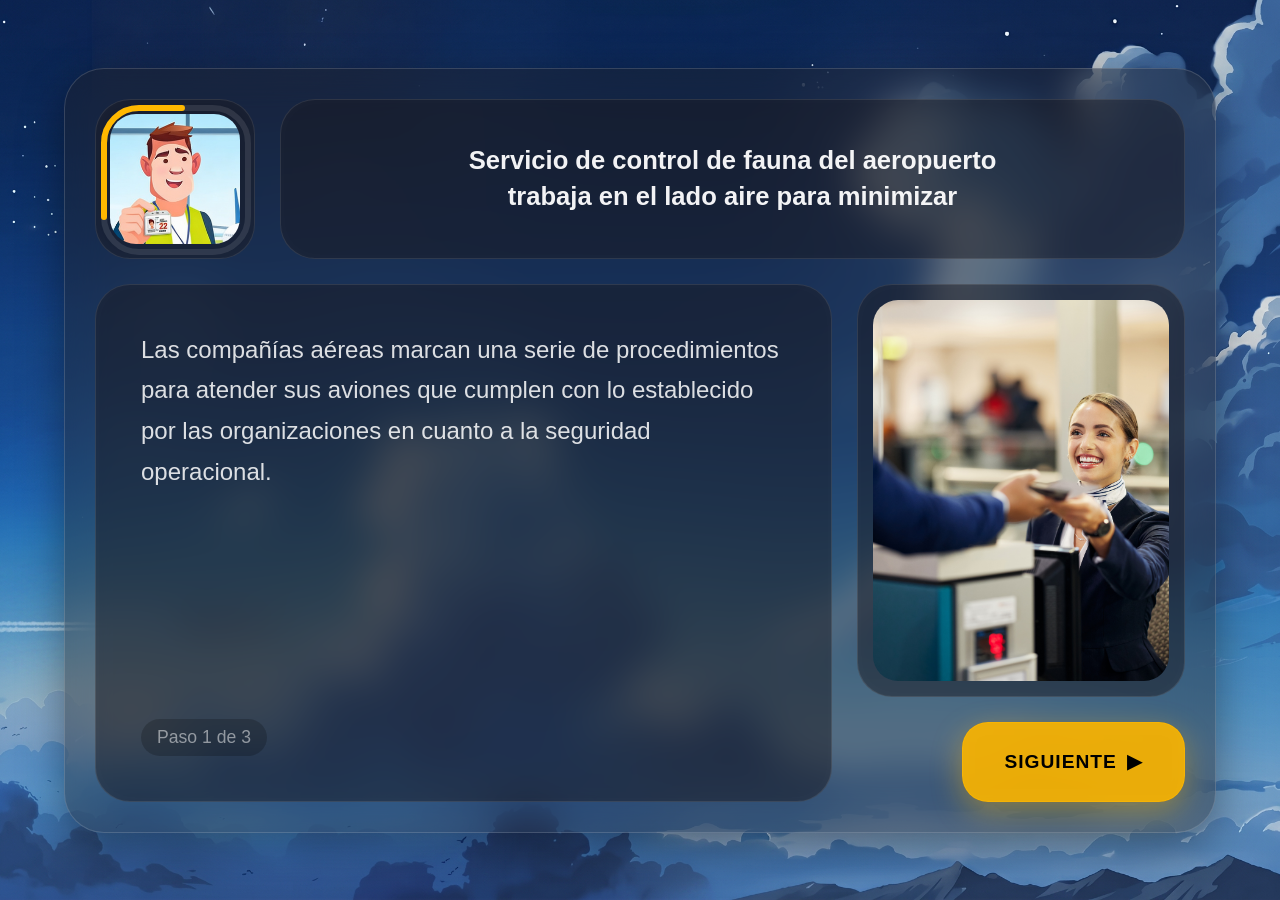
<file: index.html>
<!DOCTYPE html>
<html lang="es">
<head>
    <meta charset="UTF-8">
    <meta name="viewport" content="width=device-width, initial-scale=1.0">
    <title>Curso - Seguridad Operacional</title>
    <link rel="stylesheet" href="style.css">
</head>
<body>
    <div class="glass-container">
        <!-- Fila Superior: Avatar + Título a todo el ancho (boceto_d) -->
        <div class="header-row">
            <!-- Avatar rediseñado (Squircle) con Barra de progreso -->
            <div class="avatar-squircle-wrapper glass-panel">
                <svg class="progress-svg" width="160" height="160">
                    <!-- Rectángulo redondeado para el fondo -->
                    <rect class="progress-rect__background" x="8" y="8" width="144" height="144" rx="35" ry="35" fill="none" stroke="rgba(255,255,255,0.1)" stroke-width="6"/>
                    <!-- Rectángulo redondeado para el progreso -->
                    <rect class="progress-rect" x="8" y="8" width="144" height="144" rx="35" ry="35" fill="none" stroke="#ffb800" stroke-width="6" stroke-linecap="round"/>
                </svg>
                <img src="avatar/avatar.png" alt="Avatar del usuario" class="avatar-image-squircle">
            </div>

            <!-- Panel del Título -->
            <div class="title-panel glass-panel">
                <h1 id="step-title">Servicio de control de fauna del aeropuerto trabaja en el lado aire para minimizar</h1>
            </div>
        </div>

        <!-- Fila Principal: Texto | Imagen + Botones (boceto_d) -->
        <div class="main-row">
            <!-- Panel de Texto -->
            <div class="text-panel glass-panel">
                <p id="step-text">
                    Las compañías aéreas marcan una serie de procedimientos para atender sus aviones que cumplen con lo establecido por las organizaciones en cuanto a la seguridad operacional.
                </p>
                <div class="progress-text">
                    Paso <span id="current-step">1</span> de <span id="total-steps">3</span>
                </div>
            </div>

            <!-- Columna Derecha (Imagen y Botones) -->
            <div class="right-column">
                <!-- Panel de Imagen -->
                <div class="image-panel glass-panel">
                    <img id="step-image" src="fotos/woman-airport-service-agent-with-passport-helping-traveler-check-terminal-counter-female-passenger-assistant-with-smile-travel-security-immigration-documents-airline-control.jpg" alt="Agente de servicio en el aeropuerto">
                </div>

                <!-- Fila de Botones: Anterior (cuadrado) + Siguiente (ancho) -->
                <div class="nav-row">
                    <button id="btn-prev" class="nav-btn nav-prev glass-panel" disabled aria-label="Anterior">
                        <span class="arrow">◀</span>
                    </button>
                    <button id="btn-next" class="nav-btn nav-next">
                        <span id="btn-next-label">Siguiente</span> <span class="arrow">▶</span>
                    </button>
                </div>
            </div>
        </div>
    </div>
    <script src="script.js"></script>
</body>
</html>
</file>
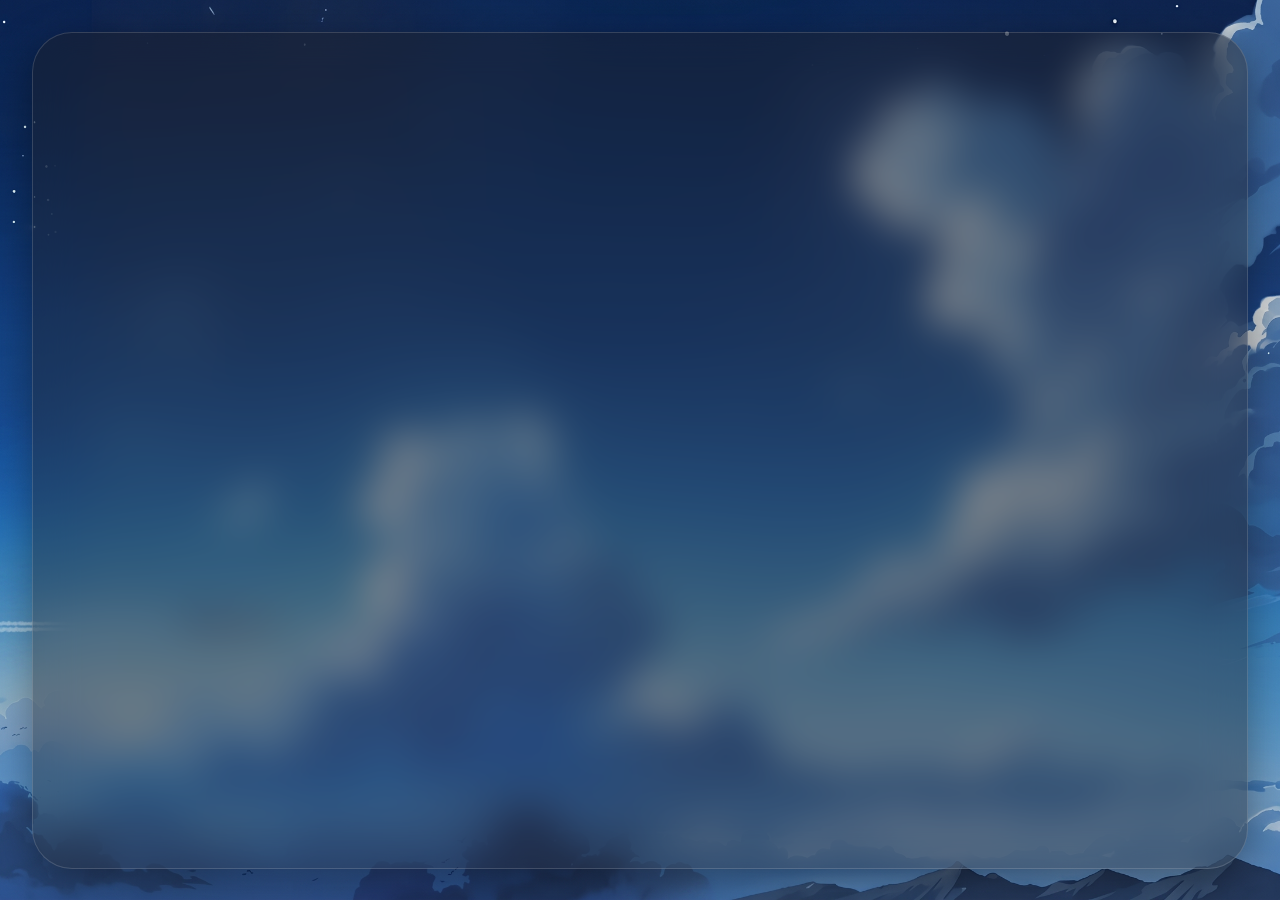
<file: test-glass.html>
<!DOCTYPE html>
<html lang="es">
<head>
    <meta charset="UTF-8">
    <meta name="viewport" content="width=device-width, initial-scale=1.0">
    <title>Prueba - Rectángulo Glass</title>
    <style>
        * {
            margin: 0;
            padding: 0;
            box-sizing: border-box;
            font-family: 'Segoe UI', Roboto, Helvetica, Arial, sans-serif;
        }

        body {
            background-image: url('fondo/magnific_0pRmdObTfW.png');
            background-size: cover;
            background-position: center;
            background-attachment: fixed;
            height: 100vh;
            display: flex;
            justify-content: center;
            align-items: center;
            overflow: hidden;
            color: #fff;
        }

        /* Rectángulo glass, medidas tomadas de ui/fondo y glass.png (~95% ancho x ~93% alto) */
        .glass-rect {
            width: 95vw;
            max-width: 1480px;
            height: 93vh;
            background: rgba(30, 30, 35, 0.4);
            backdrop-filter: blur(20px);
            -webkit-backdrop-filter: blur(20px);
            border-radius: 40px;
            border: 1px solid rgba(255, 255, 255, 0.15);
            box-shadow: 0 15px 45px rgba(0, 0, 0, 0.4);
        }
    </style>
</head>
<body>
    <div class="glass-rect"></div>
</body>
</html>
</file>
<file: style.css>
* {
    margin: 0;
    padding: 0;
    box-sizing: border-box;
    font-family: 'Segoe UI', Roboto, Helvetica, Arial, sans-serif;
}

body {
    background-image: url('fondo/magnific_0pRmdObTfW.png');
    background-size: cover;
    background-position: center;
    background-attachment: fixed;
    height: 100vh;
    display: flex;
    justify-content: center;
    align-items: center;
    overflow: hidden;
    color: #fff;
}

/* Contenedor principal con Grid basado en el boceto */
.glass-container {
    width: 90vw;
    max-width: 1400px;
    height: 85vh;
    background: rgba(30, 30, 35, 0.4);
    backdrop-filter: blur(20px);
    -webkit-backdrop-filter: blur(20px);
    border-radius: 40px;
    border: 1px solid rgba(255, 255, 255, 0.15);
    box-shadow: 0 15px 45px rgba(0, 0, 0, 0.4);
    display: flex;
    flex-direction: column; /* boceto_d: fila de cabecera arriba + fila principal abajo */
    gap: 25px;
    padding: 30px;
    position: relative;
}

/* Paneles internos estilo Bento Glass */
.glass-panel {
    background: rgba(25, 25, 32, 0.5); /* Cristal interior */
    border-radius: 35px;
    border: 1px solid rgba(255, 255, 255, 0.1);
    box-shadow: inset 0 0 20px rgba(255,255,255,0.03);
    transition: opacity 0.4s ease;
}

/* Fila Superior (Avatar + Título a todo el ancho, boceto_d) */
.header-row {
    display: flex;
    gap: 25px;
    height: 160px; /* Altura fija para la parte superior */
    flex-shrink: 0;
}

/* Fila Principal (Texto | Imagen+Botones, boceto_d ~2.25:1) */
.main-row {
    display: grid;
    grid-template-columns: 2.25fr 1fr;
    gap: 25px;
    flex: 1;
    min-height: 0;
}

/* Nuevo Avatar estilo "Squircle" (Rectángulo redondeado) */
.avatar-squircle-wrapper {
    position: relative;
    width: 160px;
    height: 160px;
    flex-shrink: 0;
    display: flex;
    justify-content: center;
    align-items: center;
    padding: 0;
}

.avatar-image-squircle {
    width: 130px;
    height: 130px;
    border-radius: 26px; /* Borde redondeado suave, no es círculo perfecto */
    object-fit: cover;
    position: absolute;
    z-index: 1;
}

/* Barra de progreso adaptada a la forma del panel */
.progress-svg {
    position: absolute;
    top: 0;
    left: 0;
    z-index: 2;
    transform: rotate(-90deg);
}

.progress-rect {
    transition: stroke-dashoffset 0.8s cubic-bezier(0.4, 0, 0.2, 1);
}

/* Panel del Título */
.title-panel {
    flex-grow: 1;
    display: flex;
    align-items: center;
    justify-content: center;
    padding: 20px 35px;
    text-align: center;
}

#step-title {
    font-size: 1.6rem;
    font-weight: 600;
    line-height: 1.4;
    color: rgba(255, 255, 255, 0.95);
    text-wrap: balance;
    transition: opacity 0.4s ease;
}

/* Panel de Texto Inferior */
.text-panel {
    flex-grow: 1;
    padding: 45px;
    display: flex;
    flex-direction: column;
}

#step-text {
    font-size: 1.5rem;
    line-height: 1.7;
    font-weight: 300;
    flex-grow: 1;
    color: rgba(255, 255, 255, 0.85);
    transition: opacity 0.4s ease;
}

.progress-text {
    align-self: flex-start;
    margin-top: 20px;
    font-size: 1.1rem;
    color: rgba(255, 255, 255, 0.5);
    background: rgba(0,0,0,0.2);
    padding: 8px 16px;
    border-radius: 20px;
}

/* ================= COLUMNA DERECHA ================= */
.right-column {
    display: flex;
    flex-direction: column;
    gap: 25px;
    min-height: 0;
}

/* Panel de Imagen */
.image-panel {
    flex: 1;
    min-height: 0;
    padding: 15px;
    display: flex;
    justify-content: center;
    align-items: center;
    overflow: hidden;
}

.image-panel img {
    width: 100%;
    height: 100%;
    object-fit: cover;
    border-radius: 25px;
    transition: opacity 0.4s ease;
}

/* ================= BOTONES Y CONTROLES ================= */

.nav-btn {
    border: none;
    font-weight: 600;
    cursor: pointer;
    transition: all 0.3s ease;
    color: #fff;
}

.nav-btn:active {
    transform: scale(0.95);
}

/* Fila de Botones dentro del contenedor (boceto_d) */
.nav-row {
    display: flex;
    gap: 25px;
    height: 80px;
    flex-shrink: 0;
}

/* Botón Siguiente (ancho, junto al anterior, boceto_d) */
.nav-next {
    flex: 1;
    height: 100%;
    padding: 0 28px;
    font-size: 1.2rem;
    text-transform: uppercase;
    letter-spacing: 1px;
    display: flex;
    align-items: center;
    justify-content: center;
    gap: 10px;
    border-radius: 26px;
    border: 1px solid rgba(255, 184, 0, 0.6);
    background: rgba(255, 184, 0, 0.9);
    color: #000;
    box-shadow: 0 10px 30px rgba(255, 184, 0, 0.4);
    backdrop-filter: blur(10px);
}

.nav-next:hover {
    background: rgba(255, 184, 0, 1);
}

.nav-next.finish-btn {
    background: rgba(46, 204, 113, 0.9);
    border-color: rgba(46, 204, 113, 1);
    box-shadow: 0 10px 30px rgba(46, 204, 113, 0.4);
    animation: none;
}

.nav-next.finish-btn .arrow {
    display: none;
}

/* Botón Anterior (cuadrado solo ícono, junto al siguiente, boceto_d) */
.nav-prev {
    width: 80px;
    height: 100%;
    flex-shrink: 0;
    padding: 0;
    font-size: 1.4rem;
    display: flex;
    align-items: center;
    justify-content: center;
    border-radius: 26px;
    background: rgba(30, 30, 35, 0.9);
    border: 1px solid rgba(255, 255, 255, 0.2);
    box-shadow: 0 10px 30px rgba(0, 0, 0, 0.5);
    backdrop-filter: blur(10px);

    /* Estado inicial invisible (ocupa su hueco, aparece con retardo) */
    opacity: 0;
    pointer-events: none;
    transform: translateX(-20px);

    transition: transform 0.25s cubic-bezier(0.34, 1.56, 0.64, 1),
                background 0.25s ease,
                border-color 0.25s ease,
                box-shadow 0.25s ease;
}

.nav-prev:hover {
    background: rgba(50, 50, 55, 0.9);
    border-color: rgba(255, 255, 255, 0.4);
    box-shadow: 0 12px 34px rgba(255, 184, 0, 0.35), 0 10px 30px rgba(0, 0, 0, 0.5);
    transform: translateX(0) scale(1.12);
}

.nav-prev:active {
    transform: translateX(0) scale(0.86);
    transition-duration: 0.12s;
}

/* Clase para la animación retardada */
.nav-prev.show-animated {
    animation: floatIn 0.5s cubic-bezier(0.175, 0.885, 0.32, 1.275) forwards;
    pointer-events: auto;
}

@keyframes floatIn {
    0% { opacity: 0; transform: translateX(-20px); }
    100% { opacity: 1; transform: translateX(0); }
}

/* Animación opcional en bucle para el Siguiente si lo deseas */
.pulse-anim {
    animation: glowPulse 2s infinite;
}

@keyframes glowPulse {
    0% { box-shadow: 0 0 0 0 rgba(255, 184, 0, 0.5); }
    70% { box-shadow: 0 0 0 20px rgba(255, 184, 0, 0); }
    100% { box-shadow: 0 0 0 0 rgba(255, 184, 0, 0); }
}
</file>
